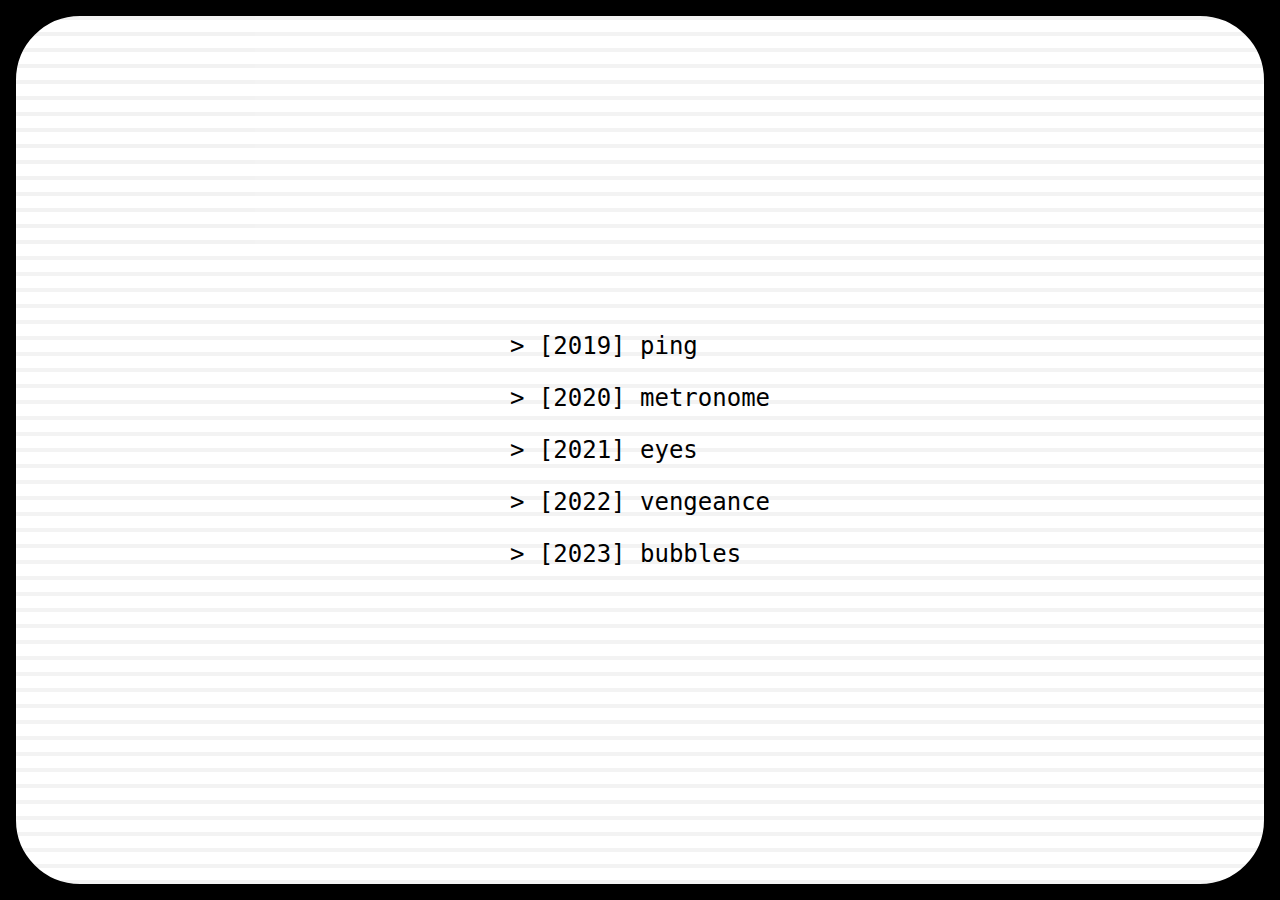
<file: index.html>
<!DOCTYPE html>
<link rel="stylesheet" href="index.css">

<div id="wrapper">
	<a href="./pingme">> [2019] ping</a>
	<a href="./metronome">> [2020] metronome</a>
	<a href="./eyes">> [2021] eyes</a>
	<a href="./vengeance">> [2022] vengeance</a>
	<a href="./bubbles">> [2023] bubbles</a>
	<div id="print"></div>
</div>

<div id="scanlines"></div>
</file>
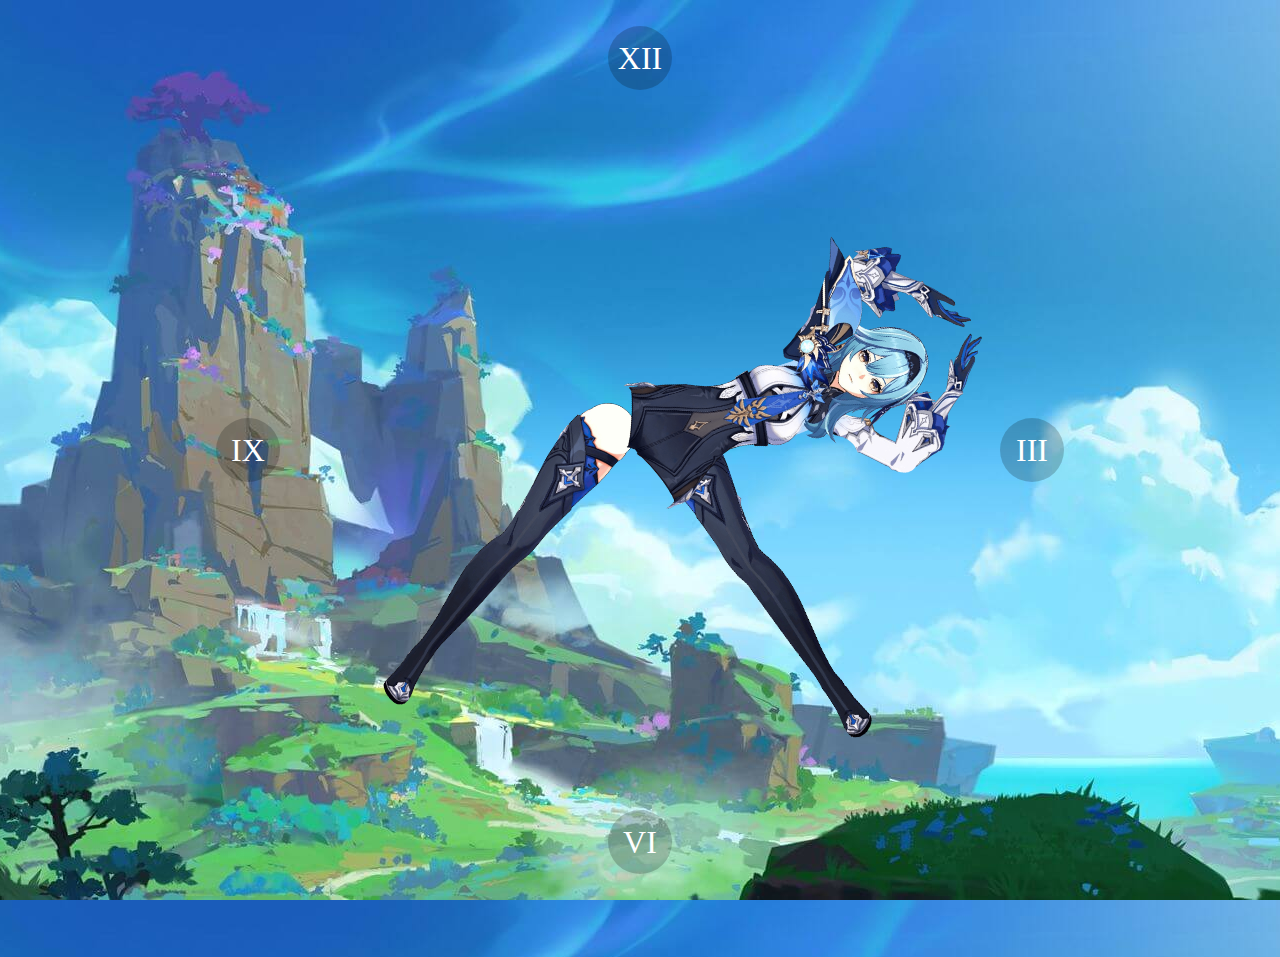
<file: vengeance/index.html>
<!DOCTYPE html>
<link rel="stylesheet" href="global.css" />
<script src="master.js" defer></script>
<title>Time for vengeance!</title>
<noscript>
	<style>
		body>*:not(noscript) {
			display: none !important;
		}
	</style>
	This page doesn't work without JavaScript!
</noscript>
<audio id="cuckoo-audio" src="assets/eye_for_an_eye.ogg"></audio>
<audio id="misc-audio" src="assets/time_for_vengeance.ogg"></audio>
<div id="xii">XII</div>
<div id="ix">IX</div>
<div id="iii">III</div>
<div id="vi">VI</div>
<main>
	<div id="left-leg">
		<img src="assets/left_leg.png" alt="" />
	</div>
	<div id="right-leg">
		<img src="assets/right_leg.png" alt="" />
	</div>
	<div id="body">
		<img src="assets/body.png" alt="" />
		<img src="assets/body_talking.png" alt="" />
	</div>
</main>
</file>
<file: index.css>
@keyframes print {
	0% { height: 50vh; }
	100% { height: 0em; }
}

@keyframes scanlines {
	0% { transform: translate(0px, 16px) }
	100% { transform: translate(0px, 0px) }
}

html {
	background-color: #000;
}

body {
	background-color: #fff;
	display: flex;
	justify-content: center;
	align-items: center;
	height: 100vh;
	margin: 0;
	overflow: hidden;
	box-sizing: border-box;
	border: 1em solid #000;
	border-radius: 5rem;
}

#wrapper {
	display: flex;
	flex-direction: column;
	font-family: monospace;
	font-size: 1.5rem;
	gap: 1em;
	position: relative;
}

#print {
	animation: print 1s linear;
	background-color: #fff;
	width: 50vw;
	height: 0vh;
	position: absolute;
	bottom: 0;
}

#scanlines {
	top: 0;
	left: 0;
	opacity: .05;
	height: 100vh;
	width: 100vw;
	position: absolute;
	animation: scanlines 0.5s linear infinite;
	will-change: transform;
	background: url([data-uri]);
	pointer-events: none;
}

a {
	color: black;
	text-decoration: none;
}
</file>
<file: vengeance/global.css>
body {
	background-image: url(./assets/background.jpg);
	background-position: center;
	background-size: cover;
	display: grid;
	grid-template-columns: 1fr min(80vh, 80vw) 1fr;
	grid-template-rows: 1fr min(80vh, 80vw) 1fr;
	height: 100vh;
	margin: 0;
	overflow: hidden;
	pointer-events: none;
	user-select: none;
}

body > div {
	font-size: 2em;
	color: #fff;
	background-color: #0003;
	border-radius: 50%;
	height: 2em;
	display: flex;
	justify-content: center;
	align-items: center;
	width: 2em;
}

#xii {
	grid-column: 2;
	justify-self: center;
	align-self: flex-end;
}

#iii {
	align-self: center;
	grid-column: 3;
	grid-row: 2;
	justify-self: flex-start;
}

#vi {
	justify-self: center;
	grid-column: 2;
	grid-row: 3;
}

#ix {
	align-self: center;
	justify-self: flex-end;
	grid-column: 1;
	grid-row: 2;
}

main {
	grid-column: 2;
	grid-row: 2;
	height: min(80vh, 80vw);
	position: relative;
	width: min(80vh, 80vw);
}

main > div {
	height: min(80vh, 80vw);
	position: absolute;
	width: min(80vh, 80vw);
	display: flex;
	justify-content: center;
}

main > div > img {
	max-height: 53%;
	position: absolute;
}

#right-leg > img {
	padding-left: 5em;
}

#left-leg > img {
	padding-right: 5em;
}

#body > img {
	max-height: 55%;
}

#body > img:first-child {
	z-index: 1;
}

noscript {
	color: #fff;
	font-size: 2em;
	grid-column: 1/3;
}
</file>
